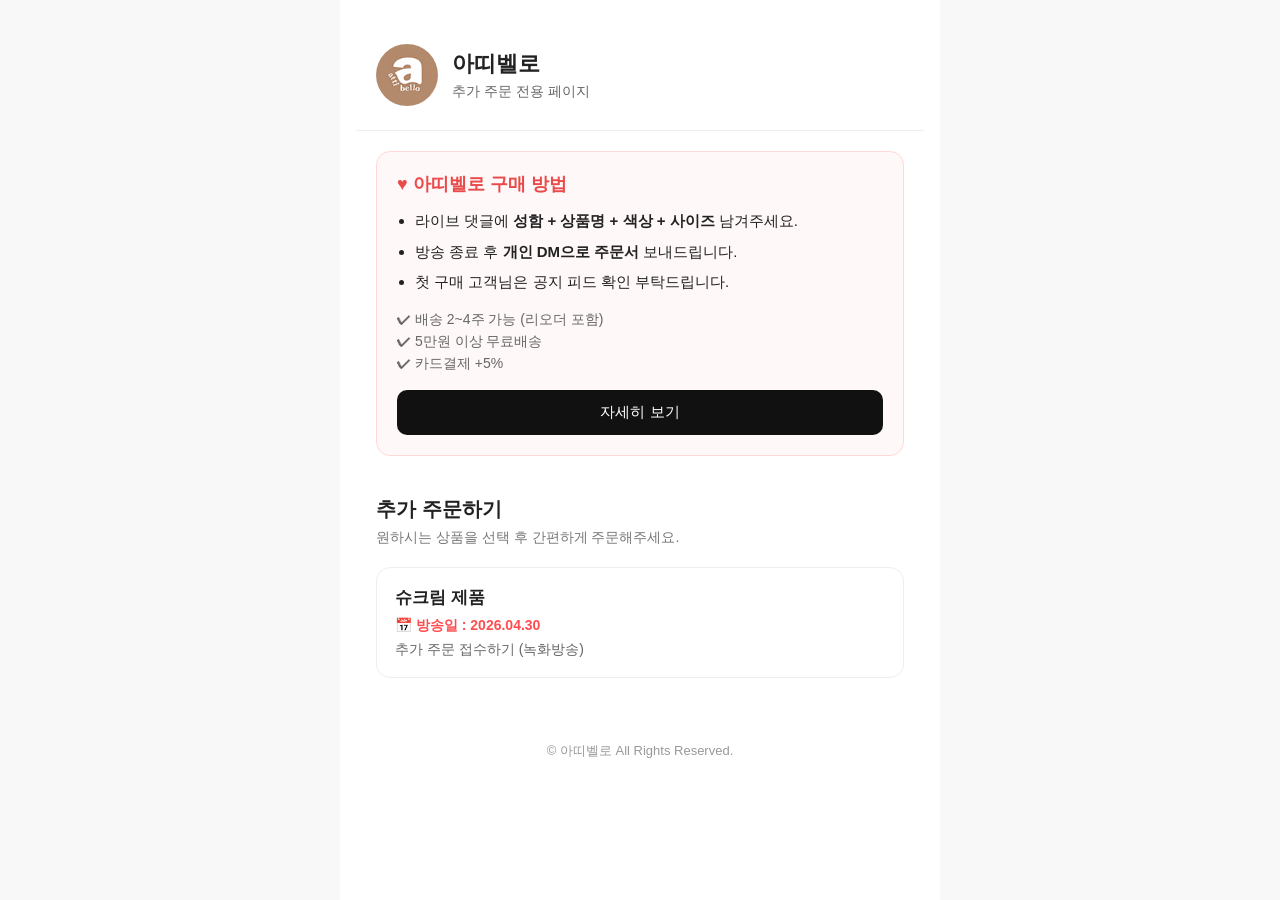
<file: index.html>
<!doctype html>
<html lang="ko">
  <head>
    <meta charset="UTF-8" />
    <meta name="viewport" content="width=device-width, initial-scale=1.0" />
    <title>아띠벨로 - 추가주문하기</title>
    <link rel="shortcut icon" href="./favicon.ico" type="image/x-icon" />
    <link rel="icon" href="./favicon.ico" type="image/x-icon" />
    <link rel="stylesheet" href="./css/style.css" />
    <!-- 오픈그래프 -->
    <meta
      name="description"
      content="아띠벨로의 추가 주문 페이지에 오신 것을 환영합니다. 라이브 방송에서 놓친 상품을 간편하게 주문할 수 있는 공간입니다. 원하는 상품을 선택하고 빠르게 주문서를 작성해보세요."
    />
    <meta
      name="keywords"
      content="추가주문서, 주문서, 아띠벨로, 아동복주문, 라이브주문, 간편주문"
    />
    <meta name="author" content="아띠벨로" />
    <meta name="robots" content="index, follow" />
    <meta property="og:image" content="./img/og_image.jpg" />
    <meta property="og:image:width" content="1200" />
    <meta property="og:image:height" content="630" />
  </head>
  <body>
    <div class="wrap">
      <!-- 상단 프로필 -->
      <div class="top-area">
        <div class="profile-img">
          <img src="./img/profile.jpg" alt="아띠벨로 프로필" />
        </div>

        <div class="profile-info">
          <h1>아띠벨로</h1>
          <p>추가 주문 전용 페이지</p>
        </div>
      </div>
      <div class="notice-box">
        <h2>♥ 아띠벨로 구매 방법</h2>

        <ul class="notice-list">
          <li>
            라이브 댓글에 <b>성함 + 상품명 + 색상 + 사이즈</b> 남겨주세요.
          </li>
          <li>방송 종료 후 <b>개인 DM으로 주문서</b> 보내드립니다.</li>
          <li>첫 구매 고객님은 공지 피드 확인 부탁드립니다.</li>
          <!-- <li>
            첫 구매 고객님은 <b>고정댓글 확인 후 배송비 선입금</b> 부탁드립니다.
          </li> -->
        </ul>

        <div class="notice-sub">
          ✔ 배송 2~4주 가능 (리오더 포함)<br />
          ✔ 5만원 이상 무료배송<br />
          ✔ 카드결제 +5%
        </div>
        <div class="detail-notice" id="detailNotice">
          <p>
            • 교환 배송비 7,000원<br />
            • 세일 상품 교환/환불 불가<br />
            • 세탁 후 교환/환불 불가<br />
            • 제주/산간 추가배송비 발생<br />
            • 합배송 / 킵 가능
          </p>
        </div>
        <button class="more-btn" onclick="toggleNotice()">자세히 보기</button>
      </div>
      <!-- 안내 -->
      <div class="page-title">
        <h2>추가 주문하기</h2>
        <p>원하시는 상품을 선택 후 간편하게 주문해주세요.</p>
      </div>

      <!-- 상품 리스트 -->
      <div class="order-list">
        <a href="./sub/choucream_260430.html" class="order-item">
          <strong>슈크림 제품</strong>
          <span class="date">📅 방송일 : 2026.04.30</span>
          <span class="desc">추가 주문 접수하기 (녹화방송)</span>
        </a>

        <!-- <a href="./sub/product01.html" class="order-item">
          <strong>라라랜드 제품</strong>
          <span class="date">📅 방송일 : 2026.04.26</span>
          <span class="desc">추가 주문 접수하기 (녹화방송)</span>
        </a>

        <a href="./sub/product03.html" class="order-item">
          <strong>□□□ 제품</strong>
          <span class="date">📅 방송일 : 2026.04.20</span>
          <span class="desc">추가 주문 접수하기 (녹화방송)</span>
        </a>
         -->
      </div>

      <div class="footer">© 아띠벨로 All Rights Reserved.</div>
    </div>
    <script src="./js/function.js"></script>
  </body>
</html>
</file>
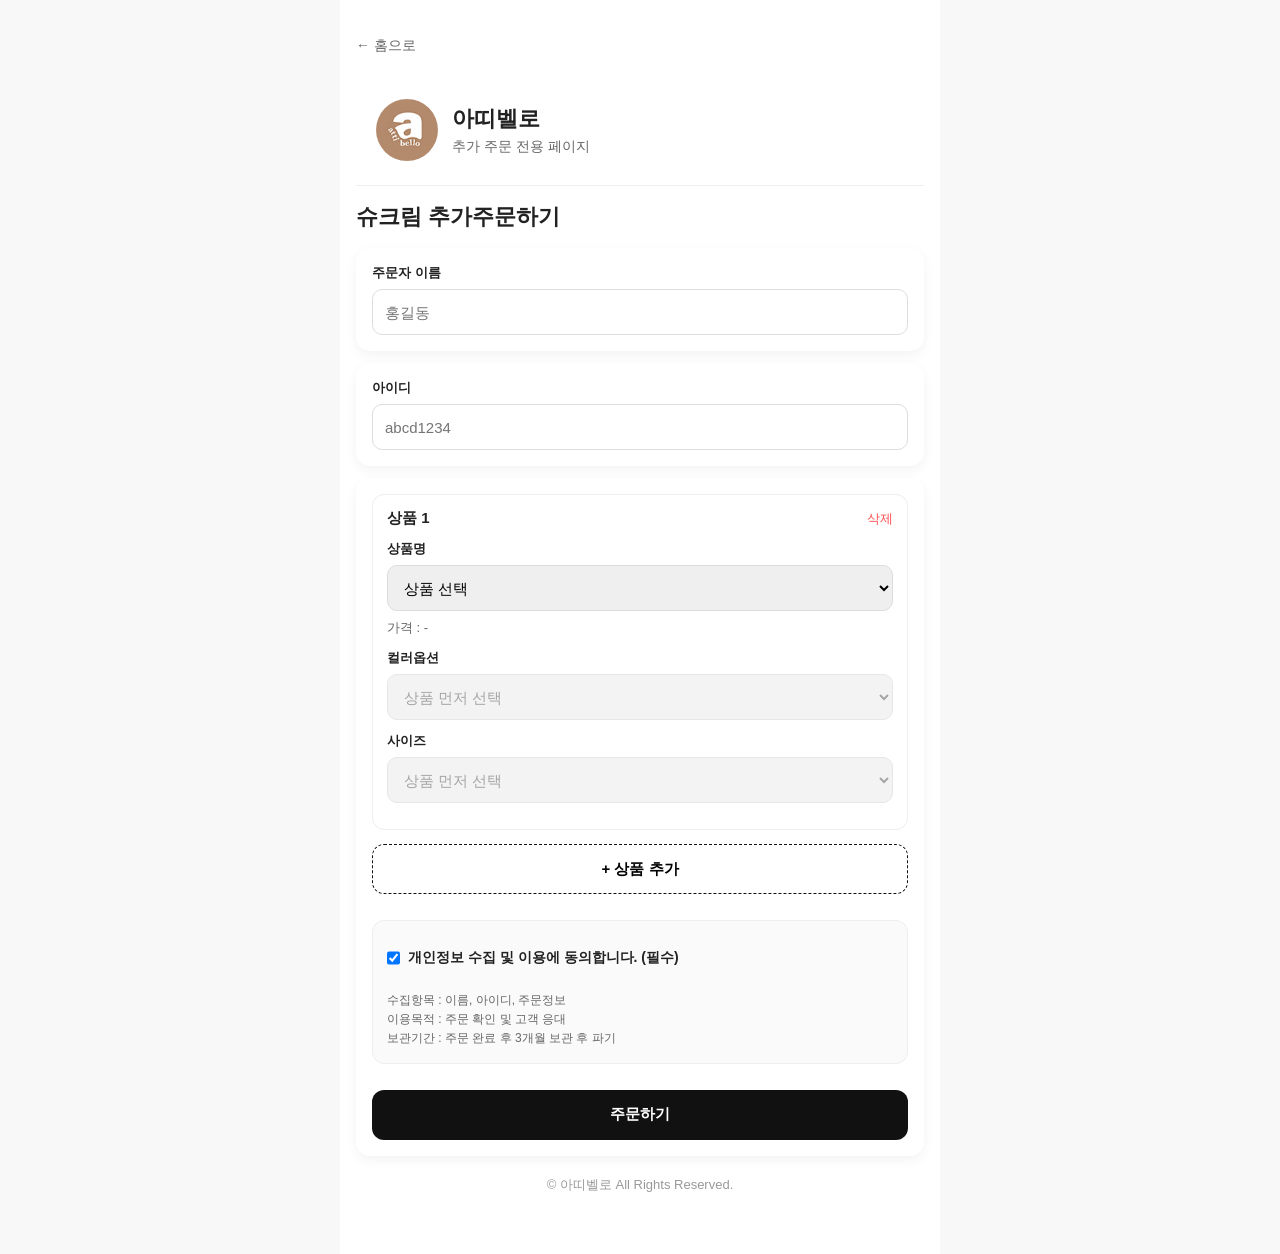
<file: sub/choucream_260430.html>
<!doctype html>
<html lang="ko">
  <head>
    <meta charset="UTF-8" />
    <meta name="viewport" content="width=device-width, initial-scale=1.0" />
    <title>아띠벨로 - 슈크림 추가주문하기</title>
    <link rel="shortcut icon" href="../favicon.ico" type="image/x-icon" />
    <link rel="icon" href="../favicon.ico" type="image/x-icon" />
    <link rel="stylesheet" href="../css/style.css" />
    <!-- 오픈그래프 -->
    <meta
      name="description"
      content="간편하게 추가 주문을 접수할 수 있는 아띠벨로 주문 페이지입니다. 상품 선택 후 빠르게 주문서를 작성해보세요."
    />
    <meta
      name="keywords"
      content="추가주문서, 주문서, 아띠벨로, 아동복주문, 라이브주문, 간편주문"
    />
    <meta name="author" content="아띠벨로" />
    <meta name="robots" content="index, follow" />
    <meta property="og:image" content="../img/og_image.jpg" />
    <meta property="og:image:width" content="1200" />
    <meta property="og:image:height" content="630" />
  </head>
  <body
    data-api-url="https://script.google.com/macros/s/AKfycbwPLYXS-gS4Mm4bJRelRAlnX9LH0ijw2buFQzl1j73jirGtXj91T_ZXwxuaL_Ub3ujBZA/exec"
  >
    <div class="wrap">
      <div class="top-nav">
        <a href="../index.html" class="back-btn">← 홈으로</a>
      </div>
      <div class="top-area">
        <div class="profile-img">
          <img src="../img/profile.jpg" alt="아띠벨로 프로필" />
        </div>

        <div class="profile-info">
          <h1>아띠벨로</h1>
          <p>추가 주문 전용 페이지</p>
        </div>
      </div>

      <!-- 인스타 라방 -->
      <div class="insta-wrap">
        <blockquote
          class="instagram-media"
          data-instgrm-permalink="https://www.instagram.com/reel/DXwqJlGE9Hv/"
          data-instgrm-version="14"
          style="max-width: 568px; width: 100%"
        ></blockquote>
      </div>

      <script async src="//www.instagram.com/embed.js"></script>
      <h1 class="title" style="margin-top: 16px">슈크림 추가주문하기</h1>
      <div class="user-box">
        <div class="item card">
          <label class="label">주문자 이름</label>
          <input type="text" id="userName" placeholder="홍길동" />
        </div>

        <div class="item card">
          <label class="label">아이디</label>
          <input type="text" id="userId" placeholder="abcd1234" />
        </div>
      </div>

      <div class="card">
        <div id="orderList"></div>

        <button id="AddBtn" type="button" class="btn-add">+ 상품 추가</button>
        <!-- 개인정보 수집 및 이용 동의 -->
        <div class="agree-box">
          <label class="agree-label">
            <input type="checkbox" id="agreeChk" checked />
            개인정보 수집 및 이용에 동의합니다. (필수)
          </label>

          <div class="agree-text">
            수집항목 : 이름, 아이디, 주문정보<br />
            이용목적 : 주문 확인 및 고객 응대<br />
            보관기간 : 주문 완료 후 3개월 보관 후 파기
          </div>
        </div>
        <button id="previewOrder" type="button" class="btn-submit">
          주문하기
        </button>
      </div>
      <div class="footer">© 아띠벨로 All Rights Reserved.</div>
    </div>

    <!-- 팝업 -->
    <div class="dim" id="popup">
      <div class="popup">
        <div class="pop-title">주문 내역 확인</div>

        <div class="pop-list" id="popList"></div>

        <div class="total" id="totalPrice"></div>

        <div class="pop-btns">
          <button id="cancel" class="cancel">취소</button>
          <button id="confirm" class="confirm">제출하기</button>
        </div>
      </div>
    </div>

    <!-- 제출 로딩 팝업 -->
    <div class="loading" id="loading">
      <div class="loading-box">
        <div class="spinner"></div>
        <div class="loading-text">주문 넣는 중입니다...</div>
      </div>
    </div>
    <!-- 토스트 알림 -->
    <div id="toast"></div>

    <!-- 슈크림 상품리스트 -->
    <script src="../js/choucream_260430.js"></script>
    <script src="../js/function.js"></script>
  </body>
</html>
</file>
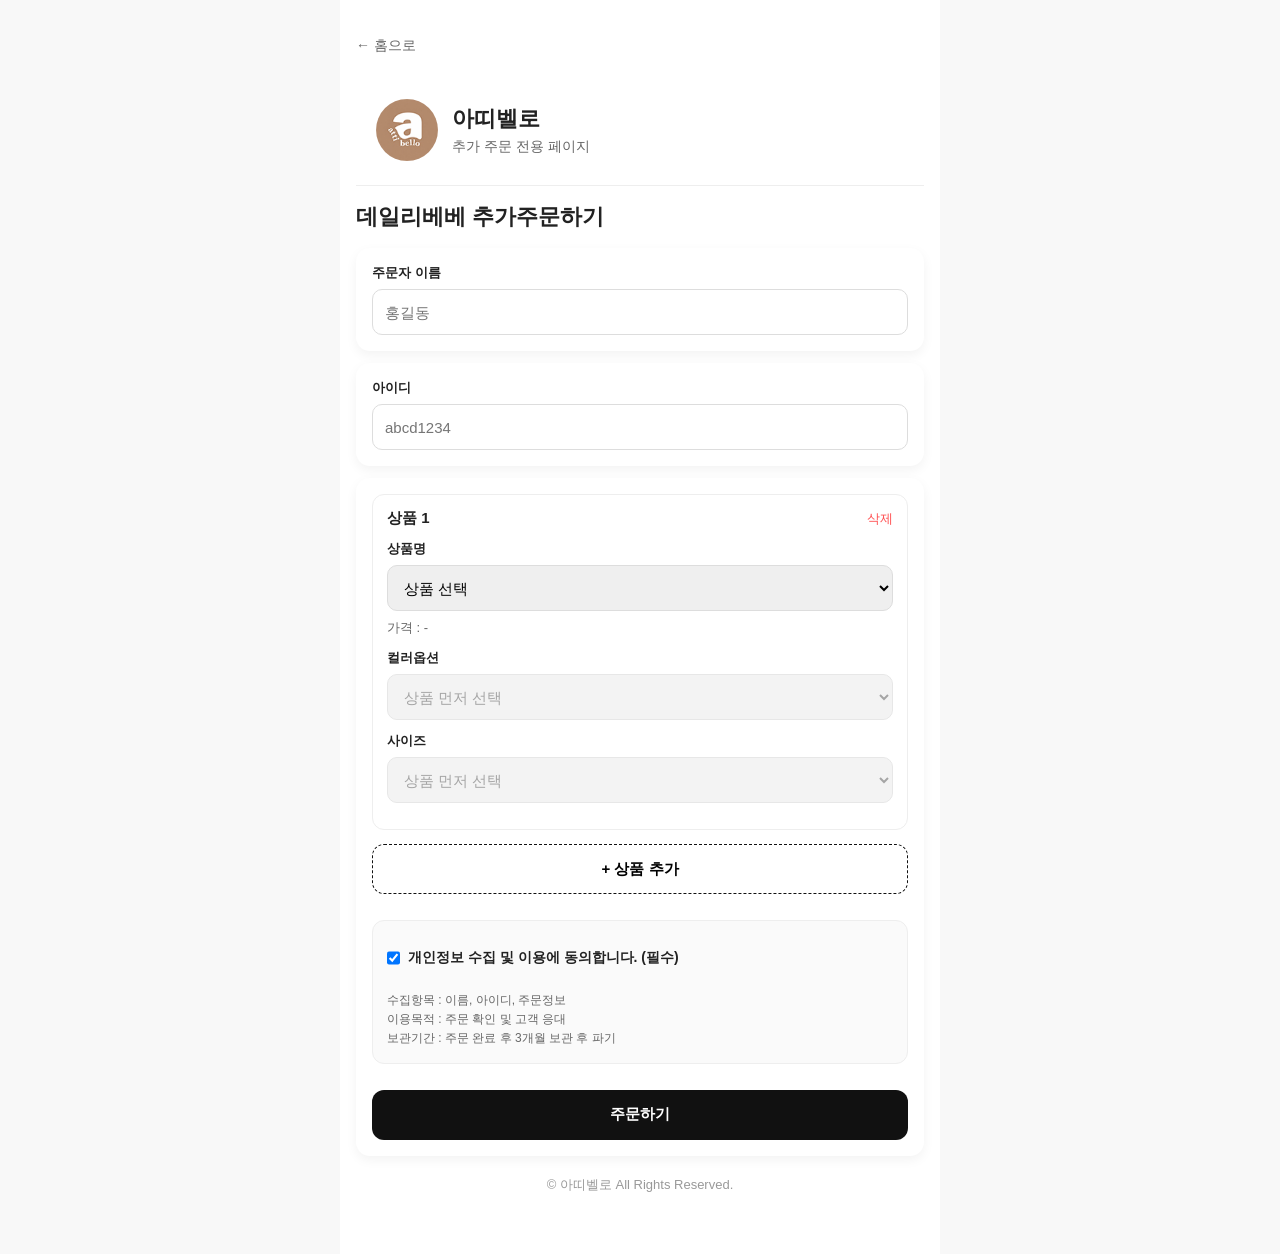
<file: sub/dailyBebe_260429.html>
<!doctype html>
<html lang="ko">
  <head>
    <meta charset="UTF-8" />
    <meta name="viewport" content="width=device-width, initial-scale=1.0" />
    <title>아띠벨로 - 데일리베베 추가주문하기</title>
    <link rel="shortcut icon" href="../favicon.ico" type="image/x-icon" />
    <link rel="icon" href="../favicon.ico" type="image/x-icon" />
    <link rel="stylesheet" href="../css/style.css" />
    <!-- 오픈그래프 -->
    <meta
      name="description"
      content="간편하게 추가 주문을 접수할 수 있는 아띠벨로 주문 페이지입니다. 상품 선택 후 빠르게 주문서를 작성해보세요."
    />
    <meta
      name="keywords"
      content="추가주문서, 주문서, 아띠벨로, 아동복주문, 라이브주문, 간편주문"
    />
    <meta name="author" content="아띠벨로" />
    <meta name="robots" content="index, follow" />
    <meta property="og:image" content="../img/og_image.jpg" />
    <meta property="og:image:width" content="1200" />
    <meta property="og:image:height" content="630" />
  </head>
  <body
    data-api-url="https://script.google.com/macros/s/AKfycbxyZQnQt3iUsjYNANx0BxRIjsRQHORKHYutVrqtKLkdz7sOXtdE6sdfyQaWf898WrGv/exec"
  >
    <div class="wrap">
      <div class="top-nav">
        <a href="../index.html" class="back-btn">← 홈으로</a>
      </div>
      <div class="top-area">
        <div class="profile-img">
          <img src="../img/profile.jpg" alt="아띠벨로 프로필" />
        </div>

        <div class="profile-info">
          <h1>아띠벨로</h1>
          <p>추가 주문 전용 페이지</p>
        </div>
      </div>

      <!-- 인스타 라방 -->
      <!-- <div class="insta-wrap">
        <blockquote
          class="instagram-media"
          data-instgrm-permalink="https://www.instagram.com/reel/DXmaADdE3p7/"
          data-instgrm-version="14"
          style="max-width: 568px; width: 100%"
        ></blockquote>
      </div> -->

      <script async src="//www.instagram.com/embed.js"></script>
      <h1 class="title" style="margin-top: 16px">데일리베베 추가주문하기</h1>
      <div class="user-box">
        <div class="item card">
          <label class="label">주문자 이름</label>
          <input type="text" id="userName" placeholder="홍길동" />
        </div>

        <div class="item card">
          <label class="label">아이디</label>
          <input type="text" id="userId" placeholder="abcd1234" />
        </div>
      </div>

      <div class="card">
        <div id="orderList"></div>

        <button id="AddBtn" type="button" class="btn-add">+ 상품 추가</button>
        <!-- 개인정보 수집 및 이용 동의 -->
        <div class="agree-box">
          <label class="agree-label">
            <input type="checkbox" id="agreeChk" checked />
            개인정보 수집 및 이용에 동의합니다. (필수)
          </label>

          <div class="agree-text">
            수집항목 : 이름, 아이디, 주문정보<br />
            이용목적 : 주문 확인 및 고객 응대<br />
            보관기간 : 주문 완료 후 3개월 보관 후 파기
          </div>
        </div>
        <button id="previewOrder" type="button" class="btn-submit">
          주문하기
        </button>
      </div>
      <div class="footer">© 아띠벨로 All Rights Reserved.</div>
    </div>

    <!-- 팝업 -->
    <div class="dim" id="popup">
      <div class="popup">
        <div class="pop-title">주문 내역 확인</div>

        <div class="pop-list" id="popList"></div>

        <div class="total" id="totalPrice"></div>

        <div class="pop-btns">
          <button id="cancel" class="cancel">취소</button>
          <button id="confirm" class="confirm">제출하기</button>
        </div>
      </div>
    </div>

    <!-- 제출 로딩 팝업 -->
    <div class="loading" id="loading">
      <div class="loading-box">
        <div class="spinner"></div>
        <div class="loading-text">주문 넣는 중입니다...</div>
      </div>
    </div>
    <!-- 토스트 알림 -->
    <div id="toast"></div>

    <!-- 데일리베베 상품리스트 -->
    <script src="../js/dailyBebe_260429.js"></script>
    <script src="../js/function.js"></script>
  </body>
</html>
</file>
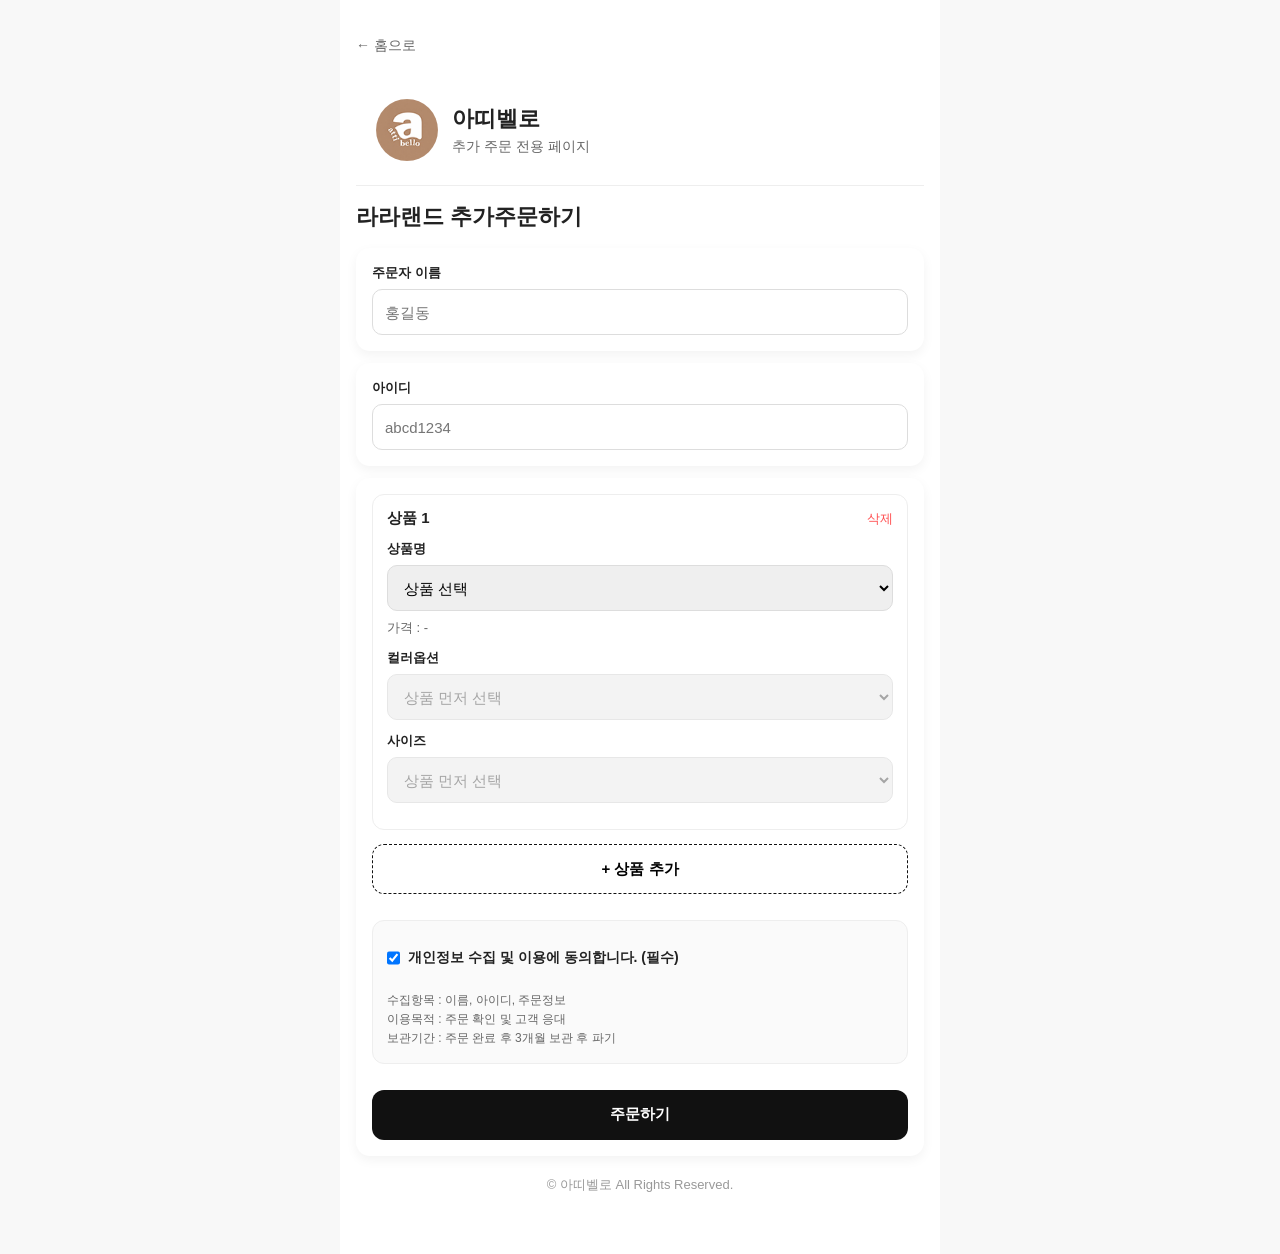
<file: sub/product01.html>
<!doctype html>
<html lang="ko">
  <head>
    <meta charset="UTF-8" />
    <meta name="viewport" content="width=device-width, initial-scale=1.0" />
    <title>아띠벨로 - ㅇㅇㅇ 추가주문하기</title>
    <link rel="shortcut icon" href="../favicon.ico" type="image/x-icon" />
    <link rel="icon" href="../favicon.ico" type="image/x-icon" />
    <link rel="stylesheet" href="../css/style.css" />
    <!-- 오픈그래프 -->
    <meta
      name="description"
      content="간편하게 추가 주문을 접수할 수 있는 아띠벨로 주문 페이지입니다. 상품 선택 후 빠르게 주문서를 작성해보세요."
    />
    <meta
      name="keywords"
      content="추가주문서, 주문서, 아띠벨로, 아동복주문, 라이브주문, 간편주문"
    />
    <meta name="author" content="아띠벨로" />
    <meta name="robots" content="index, follow" />
    <meta property="og:image" content="../img/og_image.jpg" />
    <meta property="og:image:width" content="1200" />
    <meta property="og:image:height" content="630" />
  </head>
  <body
    data-api-url="https://script.google.com/macros/s/AKfycbxKADK6iNA0I8W1HEON-Up-fKsI9AymRIlSYWBL4Os71xGNXGUSw9GRcoEn2-Xb2ABT4w/exec"
  >
    <div class="wrap">
      <div class="top-nav">
        <a href="../index.html" class="back-btn">← 홈으로</a>
      </div>
      <div class="top-area">
        <div class="profile-img">
          <img src="../img/profile.jpg" alt="아띠벨로 프로필" />
        </div>

        <div class="profile-info">
          <h1>아띠벨로</h1>
          <p>추가 주문 전용 페이지</p>
        </div>
      </div>
      <style>
        .instagram-media.instagram-media-rendered {
          margin: 12px auto 12px auto !important;
        }
      </style>
      <div class="insta-wrap">
        <blockquote
          class="instagram-media"
          data-instgrm-permalink="https://www.instagram.com/reel/DXmaADdE3p7/"
          data-instgrm-version="14"
          style="max-width: 568px; width: 100%"
        ></blockquote>
      </div>

      <script async src="//www.instagram.com/embed.js"></script>
      <h1 class="title" style="margin-top: 16px">라라랜드 추가주문하기</h1>
      <div class="user-box">
        <div class="item card">
          <label class="label">주문자 이름</label>
          <input type="text" id="userName" placeholder="홍길동" />
        </div>

        <div class="item card">
          <label class="label">아이디</label>
          <input type="text" id="userId" placeholder="abcd1234" />
        </div>
      </div>

      <div class="card">
        <div id="orderList"></div>

        <button id="AddBtn" type="button" class="btn-add">+ 상품 추가</button>
        <!-- 개인정보 수집 및 이용 동의 -->
        <div class="agree-box">
          <label class="agree-label">
            <input type="checkbox" id="agreeChk" checked />
            개인정보 수집 및 이용에 동의합니다. (필수)
          </label>

          <div class="agree-text">
            수집항목 : 이름, 아이디, 주문정보<br />
            이용목적 : 주문 확인 및 고객 응대<br />
            보관기간 : 주문 완료 후 3개월 보관 후 파기
          </div>
        </div>
        <button id="previewOrder" type="button" class="btn-submit">
          주문하기
        </button>
      </div>
      <div class="footer">© 아띠벨로 All Rights Reserved.</div>
    </div>

    <!-- 팝업 -->
    <div class="dim" id="popup">
      <div class="popup">
        <div class="pop-title">주문 내역 확인</div>

        <div class="pop-list" id="popList"></div>

        <div class="total" id="totalPrice"></div>

        <div class="pop-btns">
          <button id="cancel" class="cancel">취소</button>
          <button id="confirm" class="confirm">제출하기</button>
        </div>
      </div>
    </div>

    <!-- 제출 로딩 팝업 -->
    <div class="loading" id="loading">
      <div class="loading-box">
        <div class="spinner"></div>
        <div class="loading-text">주문 넣는 중입니다...</div>
      </div>
    </div>
    <!-- 토스트 알림 -->
    <div id="toast"></div>
    <script src="../js/products01.js"></script>
    <script src="../js/function.js"></script>
  </body>
</html>
</file>
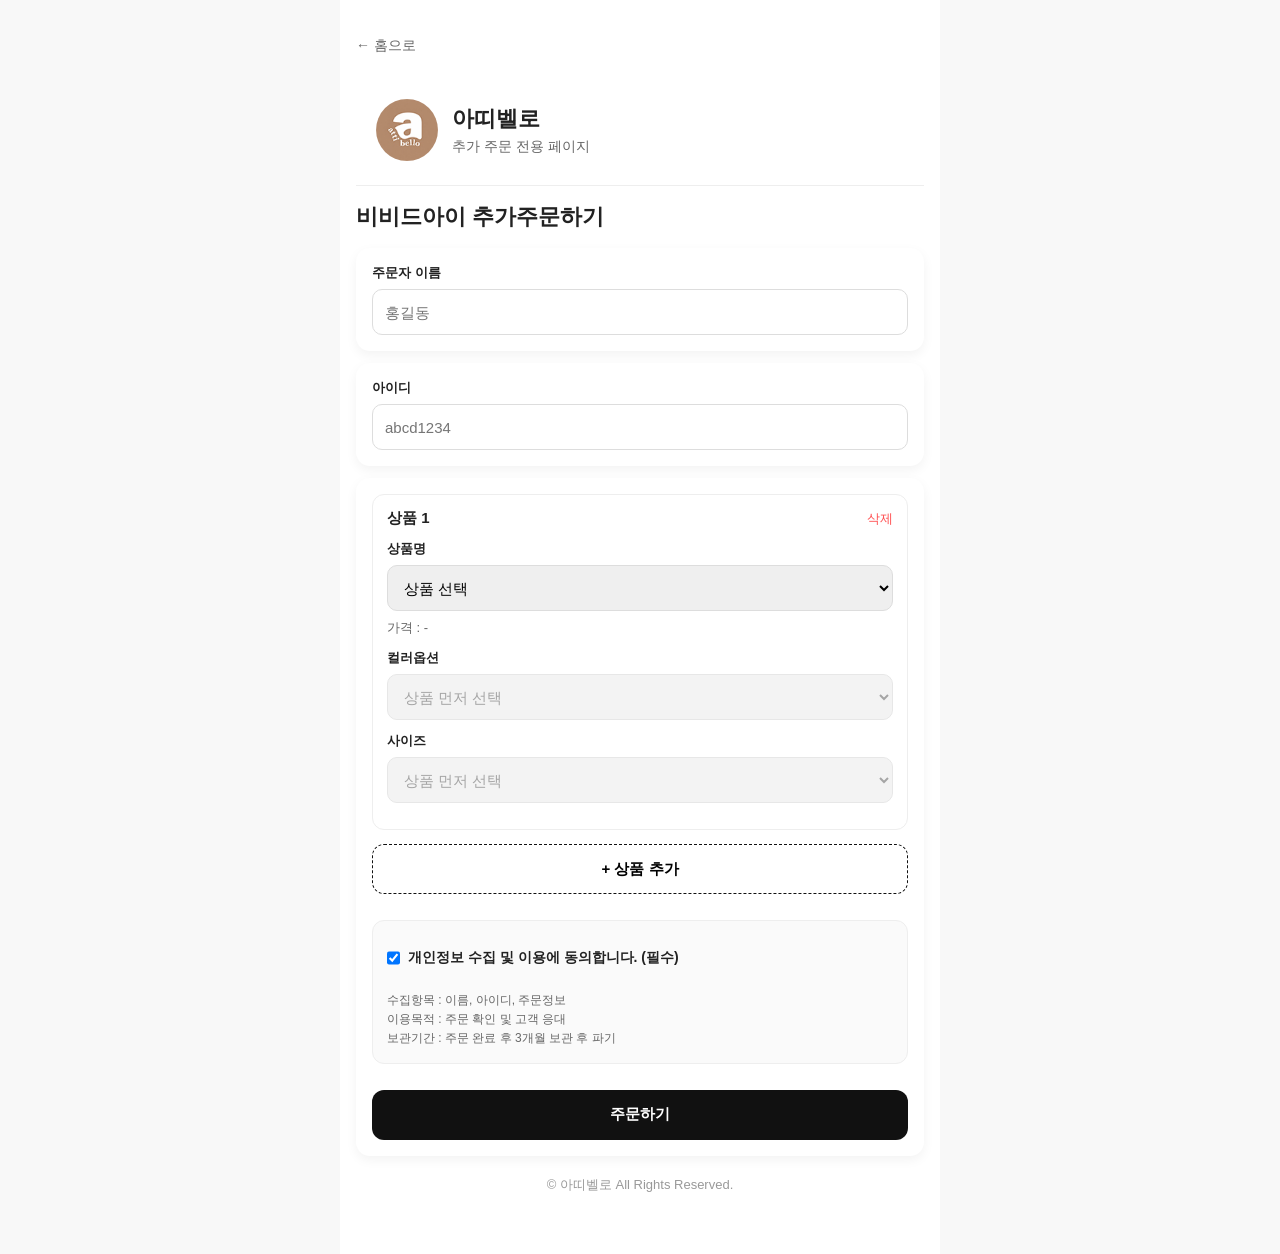
<file: sub/vividI_260427.html>
<!doctype html>
<html lang="ko">
  <head>
    <meta charset="UTF-8" />
    <meta name="viewport" content="width=device-width, initial-scale=1.0" />
    <title>아띠벨로 - 비비드아이 추가주문하기</title>
    <link rel="shortcut icon" href="../favicon.ico" type="image/x-icon" />
    <link rel="icon" href="../favicon.ico" type="image/x-icon" />
    <link rel="stylesheet" href="../css/style.css" />
    <!-- 오픈그래프 -->
    <meta
      name="description"
      content="간편하게 추가 주문을 접수할 수 있는 아띠벨로 주문 페이지입니다. 상품 선택 후 빠르게 주문서를 작성해보세요."
    />
    <meta
      name="keywords"
      content="추가주문서, 주문서, 아띠벨로, 아동복주문, 라이브주문, 간편주문"
    />
    <meta name="author" content="아띠벨로" />
    <meta name="robots" content="index, follow" />
    <meta property="og:image" content="../img/og_image.jpg" />
    <meta property="og:image:width" content="1200" />
    <meta property="og:image:height" content="630" />
  </head>
  <body
    data-api-url="https://script.google.com/macros/s/AKfycbyfGRVYbFDK5DLPg18gDDSZJRYgWUK-zqFfdx1fHzvS8NvNxyiAqxrr-1DQUsviAoSF/exec"
  >
    <div class="wrap">
      <div class="top-nav">
        <a href="../index.html" class="back-btn">← 홈으로</a>
      </div>
      <div class="top-area">
        <div class="profile-img">
          <img src="../img/profile.jpg" alt="아띠벨로 프로필" />
        </div>

        <div class="profile-info">
          <h1>아띠벨로</h1>
          <p>추가 주문 전용 페이지</p>
        </div>
      </div>
      <style>
        .instagram-media.instagram-media-rendered {
          margin: 12px auto 12px auto !important;
        }
      </style>

      <!-- 인스타 라방 -->
      <!-- <div class="insta-wrap">
        <blockquote
          class="instagram-media"
          data-instgrm-permalink="https://www.instagram.com/reel/DXmaADdE3p7/"
          data-instgrm-version="14"
          style="max-width: 568px; width: 100%"
        ></blockquote>
      </div> -->

      <script async src="//www.instagram.com/embed.js"></script>
      <h1 class="title" style="margin-top: 16px">비비드아이 추가주문하기</h1>
      <div class="user-box">
        <div class="item card">
          <label class="label">주문자 이름</label>
          <input type="text" id="userName" placeholder="홍길동" />
        </div>

        <div class="item card">
          <label class="label">아이디</label>
          <input type="text" id="userId" placeholder="abcd1234" />
        </div>
      </div>

      <div class="card">
        <div id="orderList"></div>

        <button id="AddBtn" type="button" class="btn-add">+ 상품 추가</button>
        <!-- 개인정보 수집 및 이용 동의 -->
        <div class="agree-box">
          <label class="agree-label">
            <input type="checkbox" id="agreeChk" checked />
            개인정보 수집 및 이용에 동의합니다. (필수)
          </label>

          <div class="agree-text">
            수집항목 : 이름, 아이디, 주문정보<br />
            이용목적 : 주문 확인 및 고객 응대<br />
            보관기간 : 주문 완료 후 3개월 보관 후 파기
          </div>
        </div>
        <button id="previewOrder" type="button" class="btn-submit">
          주문하기
        </button>
      </div>
      <div class="footer">© 아띠벨로 All Rights Reserved.</div>
    </div>

    <!-- 팝업 -->
    <div class="dim" id="popup">
      <div class="popup">
        <div class="pop-title">주문 내역 확인</div>

        <div class="pop-list" id="popList"></div>

        <div class="total" id="totalPrice"></div>

        <div class="pop-btns">
          <button id="cancel" class="cancel">취소</button>
          <button id="confirm" class="confirm">제출하기</button>
        </div>
      </div>
    </div>

    <!-- 제출 로딩 팝업 -->
    <div class="loading" id="loading">
      <div class="loading-box">
        <div class="spinner"></div>
        <div class="loading-text">주문 넣는 중입니다...</div>
      </div>
    </div>
    <!-- 토스트 알림 -->
    <div id="toast"></div>

    <!-- 비비드아이 상품리스트 -->
    <script src="../js/vividI_260427.js"></script>
    <script src="../js/function.js"></script>
  </body>
</html>
</file>
<file: css/style.css>
* {
  margin: 0;
  padding: 0;
  box-sizing: border-box;
}

body {
  background: #f5f5f5;
  font-family: "Apple SD Gothic Neo", "Malgun Gothic", sans-serif;
  color: #222;
}

.wrap {
  max-width: 480px;
  margin: 0 auto;
  padding: 20px 16px 40px;
}

.title {
  font-size: 22px;
  font-weight: 700;
  margin-bottom: 16px;
}

.card {
  background: #fff;
  border-radius: 14px;
  padding: 16px;
  box-shadow: 0 4px 12px rgba(0, 0, 0, 0.05);
}

.order-box {
  border: 1px solid #eee;
  border-radius: 12px;
  padding: 14px;
  margin-bottom: 14px;
}

.top {
  display: flex;
  justify-content: space-between;
  margin-bottom: 12px;
}

.num {
  font-size: 15px;
  font-weight: 700;
}

.del {
  border: 0;
  background: none;
  color: #ff4d4f;
  font-size: 13px;
}

.item {
  margin-bottom: 12px;
}

.label {
  display: block;
  font-size: 13px;
  font-weight: 700;
  margin-bottom: 7px;
}

select {
  width: 100%;
  height: 46px;
  border: 1px solid #ddd;
  border-radius: 10px;
  padding: 0 12px;
  font-size: 15px;
}

.price {
  margin-top: 8px;
  font-size: 13px;
  color: #666;
}

.btn-add,
.btn-submit {
  width: 100%;
  height: 50px;
  border-radius: 12px;
  font-size: 15px;
  font-weight: 700;
}

.btn-add {
  border: 1px dashed #111;
  background: #fff;
  margin-bottom: 12px;
}

.btn-submit {
  border: 0;
  background: #111;
  color: #fff;
}

/* 팝업 */
.dim {
  position: fixed;
  inset: 0;
  background: rgba(0, 0, 0, 0.55);
  display: none;
  z-index: 1000;
}

.popup {
  position: absolute;
  left: 50%;
  top: 50%;
  transform: translate(-50%, -50%);
  width: 92%;
  max-width: 420px;
  background: #fff;
  border-radius: 16px;
  padding: 20px;
}

.pop-title {
  font-size: 18px;
  font-weight: 700;
  margin-bottom: 14px;
}

.pop-list {
  max-height: 320px;
  overflow: auto;
  border-top: 1px solid #eee;
  border-bottom: 1px solid #eee;
  padding: 10px 0;
}

.pop-item {
  padding: 10px 0;
  font-size: 14px;
  line-height: 1.6;
}

.total {
  padding-top: 14px;
  font-size: 16px;
  font-weight: 700;
}

.pop-btns {
  display: flex;
  gap: 10px;
  margin-top: 16px;
}

.pop-btns button {
  flex: 1;
  height: 48px;
  border-radius: 10px;
  font-size: 15px;
  font-weight: 700;
}

.cancel {
  border: 1px solid #ddd;
  background: #fff;
}

.confirm {
  border: 0;
  background: #111;
  color: #fff;
}
input {
  width: 100%;
  height: 46px;
  border: 1px solid #ddd;
  border-radius: 10px;
  padding: 0 12px;
  font-size: 15px;
}

.agree-box {
  margin-top: 14px;
  padding: 14px;
  border: 1px solid #eee;
  border-radius: 12px;
  background: #fafafa;
  margin-bottom: 26px;
}

.agree-label {
  display: flex;
  gap: 8px;
  font-size: 14px;
  font-weight: 700;
  align-items: center;
}
.agree-label input {
  width: auto;
}

.agree-text {
  margin-top: 10px;
  font-size: 12px;
  color: #666;
  line-height: 1.6;
}

/* 토스트팝업 */
#toast {
  position: fixed;
  left: 50%;
  bottom: 30px;
  transform: translateX(-50%) translateY(30px);
  min-width: 240px;
  max-width: 90%;
  padding: 14px 18px;
  background: #111;
  color: #fff;
  font-size: 14px;
  border-radius: 14px;
  text-align: center;
  opacity: 0;
  visibility: hidden;
  z-index: 9999;
  transition: all 0.35s ease;
  box-shadow: 0 8px 24px rgba(0, 0, 0, 0.18);
}

#toast.show {
  opacity: 1;
  visibility: visible;
  transform: translateX(-50%) translateY(0);
}
/* 로딩 팝업 */
.loading {
  position: fixed;
  inset: 0;
  background: rgba(0, 0, 0, 0.55);
  display: none;
  z-index: 99999;
}

.loading-box {
  position: absolute;
  left: 50%;
  top: 50%;
  transform: translate(-50%, -50%);
  width: 240px;
  background: #fff;
  border-radius: 18px;
  padding: 28px 20px;
  text-align: center;
}

.spinner {
  width: 44px;
  height: 44px;
  margin: 0 auto 16px;
  border: 4px solid #e5e5e5;
  border-top: 4px solid #111;
  border-radius: 50%;
  animation: spin 0.8s linear infinite;
}

.loading-text {
  font-size: 15px;
  font-weight: 700;
  color: #222;
}

.success-check {
  width: 52px;
  height: 52px;
  margin: 0 auto 16px;
  border-radius: 50%;
  background: #111;
  color: #fff;
  font-size: 28px;
  line-height: 52px;
  font-weight: 700;
}

@keyframes spin {
  to {
    transform: rotate(360deg);
  }
}
* {
  margin: 0;
  padding: 0;
  box-sizing: border-box;
}

body {
  font-family: "Pretendard", "Malgun Gothic", sans-serif;
  background: #f8f8f8;
  color: #222;
}

a {
  text-decoration: none;
  color: inherit;
}

.wrap {
  max-width: 600px;
  margin: 0 auto;
  min-height: 100vh;
  background: #fff;
}

/* 상단 프로필 */
.top-area {
  display: flex;
  align-items: center;
  gap: 14px;
  padding: 24px 20px;
  border-bottom: 1px solid #eee;
}

.profile-img {
  width: 62px;
  height: 62px;
  border-radius: 50%;
  overflow: hidden;
  background: #ddd;
  flex-shrink: 0;
}

.profile-img img {
  width: 100%;
  height: 100%;
  object-fit: cover;
}

.profile-info h1 {
  font-size: 22px;
  font-weight: 700;
  margin-bottom: 4px;
}

.profile-info p {
  font-size: 14px;
  color: #666;
}

/* 타이틀 */
.page-title {
  padding: 20px;
}

.page-title h2 {
  font-size: 20px;
  font-weight: 700;
  margin-bottom: 6px;
}

.page-title p {
  font-size: 14px;
  color: #777;
}

/* 리스트 */
.order-list {
  padding: 0 20px 30px;
}

.order-item {
  display: block;
  padding: 18px;
  margin-bottom: 14px;
  border: 1px solid #eee;
  border-radius: 14px;
  transition: 0.2s;
  background: #fff;
}

.order-item:hover {
  border-color: #111;
  transform: translateY(-2px);
}

.order-item strong {
  display: block;
  font-size: 17px;
  margin-bottom: 6px;
}

.order-item span {
  font-size: 14px;
  color: #666;
}
.order-item {
  display: block;
  padding: 18px;
  margin-bottom: 14px;
  border: 1px solid #eee;
  border-radius: 14px;
  transition: 0.2s;
  background: #fff;
}

.order-item strong {
  display: block;
  font-size: 17px;
  margin-bottom: 8px;
}

.order-item .date {
  display: block;
  font-size: 14px;
  color: #ff4d4f;
  font-weight: 600;
  margin-bottom: 6px;
}

.order-item .desc {
  display: block;
  font-size: 14px;
  color: #666;
}
.notice-box {
  margin: 20px;
  padding: 20px;
  background: #fff8f8;
  border: 1px solid #ffd8d8;
  border-radius: 14px;
}

.notice-box h2 {
  font-size: 18px;
  margin-bottom: 14px;
  color: #e94a4a;
}

.notice-list {
  padding-left: 18px;
  margin-bottom: 14px;
}

.notice-list li {
  margin-bottom: 8px;
  font-size: 15px;
  line-height: 1.5;
}

.notice-sub {
  font-size: 14px;
  color: #666;
  line-height: 1.6;
  margin-bottom: 15px;
}

.more-btn {
  width: 100%;
  height: 45px;
  border: none;
  background: #111;
  color: #fff;
  border-radius: 10px;
  font-size: 15px;
  cursor: pointer;
}

.detail-notice {
  display: none;
  margin-top: 15px;
  font-size: 14px;
  color: #555;
  line-height: 1.7;
}

.top-nav {
  padding: 16px 0px 20px;
}

.back-btn {
  display: inline-block;
  font-size: 14px;
  color: #666;
  text-decoration: none;
}

.back-btn:hover {
  color: #111;
}

/* 인스타 녹방 */
.instagram-media.instagram-media-rendered {
  margin: 12px auto 12px auto !important;
}
/* 하단 */
.footer {
  text-align: center;
  padding: 20px;
  font-size: 13px;
  color: #999;
}
</file>
